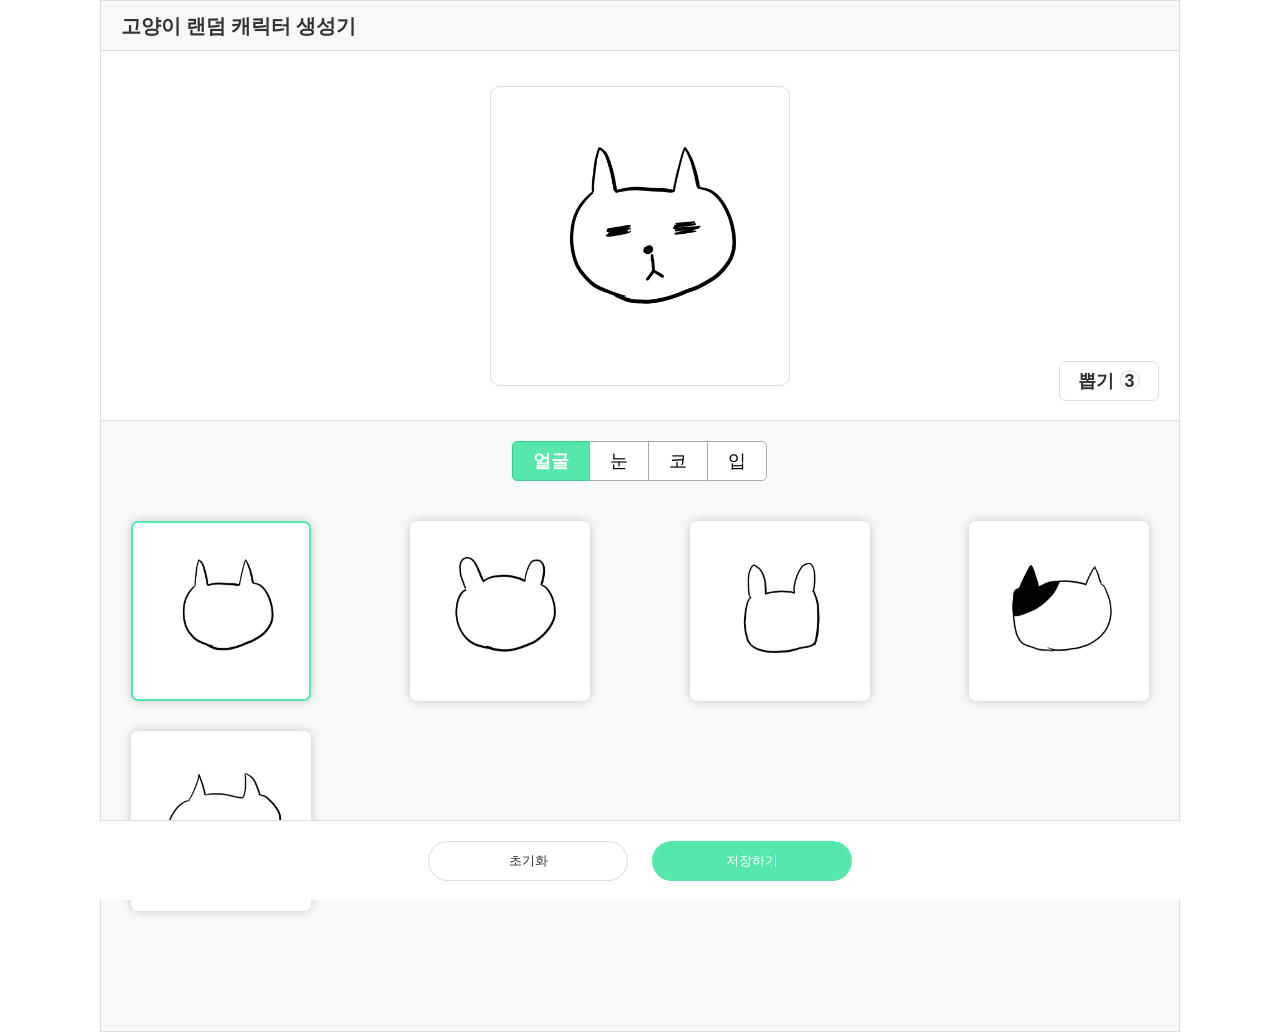
<file: index.html>
<!DOCTYPE html>
<html lang="en">
<head>
	<meta charset="UTF-8">
	<meta name="viewport" content="width=device-width, initial-scale=1.0">
	<title>고양이 아바타 뽑기</title>

	<!-- 피그마 -->
	<!-- 
		https://www.figma.com/design/C6ef8VHdZGd1Git6Kg4s41/kkamnyang?node-id=0-1&p=f&t=H2zlYM6S1J94MN9t-0 
	-->
	<!-- styles -->
	<link rel="stylesheet" href="./css/reset.css" />
	<link rel="stylesheet" href="./css/catroom.css" />

</head>
<body>
	<section class="catroom">
		<header class="catroom_header">
			<h1>고양이 랜덤 캐릭터 생성기</h1>
		</header>

		<div class="catroom_btns">
			<div class="catroom_btns_left">
				<button class="btn info" id="btn_info">!</button>
				<!-- <div>내용</div> -->
			</div>
			<button class="btn buzzer" id="btnBuzzer">뽑기 <span class="count">3</span></button>
		</div>

		<article class="catroom_visual">
			<div class="catroom_visual_area">
				<div class="visual_face" style="background: url('./img/img_face1.png') no-repeat center center / 100% 100%;"></div>
				<div class="visual_eyes" style="background: url('./img/img_eyes1.png') no-repeat center center / 100% 100%;"></div>
				<div class="visual_noise" style="background: url('./img/img_noise1.png') no-repeat center center / 100% 100%;"></div>
				<div class="visual_mouth" style="background: url('./img/img_mouth1.png') no-repeat center center / 100% 100%;"></div>
			</div>
		</article>

		<div class="catroom_content">
			<div class="tabs">
				<div class="tab active" data-tab="1">얼굴</div>
				<div class="tab" data-tab="2">눈</div>
				<div class="tab" data-tab="3">코</div>
				<div class="tab" data-tab="4">입</div>
			</div>
		
			<div class="tab_content active" data-content="1">
				<div class="tab_content_area">
					<button class="box active"><img src="./img/img_face1.png" alt="face1" /></button>
					<button class="box"><img src="./img/img_face2.png" alt="face2" /></button>
					<button class="box"><img src="./img/img_face3.png" alt="face3" /></button>
					<button class="box"><img src="./img/img_face4.png" alt="face4" /></button>
					<button class="box"><img src="./img/img_face5.png" alt="face5" /></button>
				</div>
			</div>
			<div class="tab_content" data-content="2">
				<div class="tab_content_area">
					<button class="box active"><img src="./img/img_eyes1.png" alt="eye1" /></button>
					<button class="box"><img src="./img/img_eyes2.png" alt="eye2" /></button>
					<button class="box"><img src="./img/img_eyes3.png" alt="eye3" /></button>
					<button class="box"><img src="./img/img_eyes4.png" alt="eye4" /></button>
					<button class="box"><img src="./img/img_eyes5.png" alt="eye5" /></button>
				</div>
			</div>
			<div class="tab_content" data-content="3">
				<div class="tab_content_area">
					<button class="box active"><img src="./img/img_noise1.png" alt="noise1" /></button>
					<button class="box"><img src="./img/img_noise2.png" alt="noise2" /></button>
					<button class="box"><img src="./img/img_noise3.png" alt="noise3" /></button>
					<button class="box"><img src="./img/img_noise4.png" alt="noise4" /></button>
					<button class="box"><img src="./img/img_noise5.png" alt="noise5" /></button>
				</div>
			</div>
			<div class="tab_content" data-content="4">
				<div class="tab_content_area">
					<button class="box active"><img src="./img/img_mouth1.png" alt="mouth1" /></button>
					<button class="box"><img src="./img/img_mouth2.png" alt="mouth2" /></button>
					<button class="box"><img src="./img/img_mouth3.png" alt="mouth3" /></button>
					<button class="box"><img src="./img/img_mouth4.png" alt="mouth4" /></button>
					<button class="box"><img src="./img/img_mouth5.png" alt="mouth5" /></button>
				</div>
			</div>
		</div>

		<div class="footer">
			<div class="footer_btns">
				<button class="btn reset" id="btn_reset">초기화</button>
				<button class="btn" id="btn_save" onclick="alert('개발 준비중입니다.')">저장하기</button>
			</div>
		</div>
	</section>

	<!-- 시간초 뽑기 딤 레이어 -->
	<div class="dim_layer " id="dimLayer">
		<div class="dim_layer_content">
			<p>뽑기 시작!</p>
			<p><span class="count">3</span>초</p>
		</div>
	</div>

	<!-- js -->
	<script src="./js/catroom.js"></script>
	<script>
		// const dragItem = document.getElementById("dragMe");
		// let offsetX = 0;
		// let offsetY = 0;
		// let isDragging = false;

		// dragItem.addEventListener("mousedown", (e) => {
		// 	isDragging = true;
		// 	offsetX = e.clientX - dragItem.offsetLeft;
		// 	offsetY = e.clientY - dragItem.offsetTop;
		// 	dragItem.style.cursor = "grabbing";
		// });

		// document.addEventListener("mousemove", (e) => {
		// 	if (!isDragging) return;

		// 	const x = e.clientX - offsetX;
		// 	const y = e.clientY - offsetY;

		// 	dragItem.style.left = `${x}px`;
		// 	dragItem.style.top = `${y}px`;
		// 	});

		// 	document.addEventListener("mouseup", () => {
		// 	isDragging = false;
		// 	dragItem.style.cursor = "grab";
		// 	});

		// 	const container = document.querySelector(".catroom_visual_area");

		// 	document.addEventListener("mousemove", (e) => {
		// 	if (!isDragging) return;

		// 	let x = e.clientX - offsetX;
		// 	let y = e.clientY - offsetY;

		// 	const maxX = container.offsetWidth - dragItem.offsetWidth;
		// 	const maxY = container.offsetHeight - dragItem.offsetHeight;

		// 	x = Math.max(0, Math.min(x, maxX));
		// 	y = Math.max(0, Math.min(y, maxY));

		// 	dragItem.style.left = `${x}px`;
		// 	dragItem.style.top = `${y}px`;
		// });


	</script>
</body>
</html>
</file>
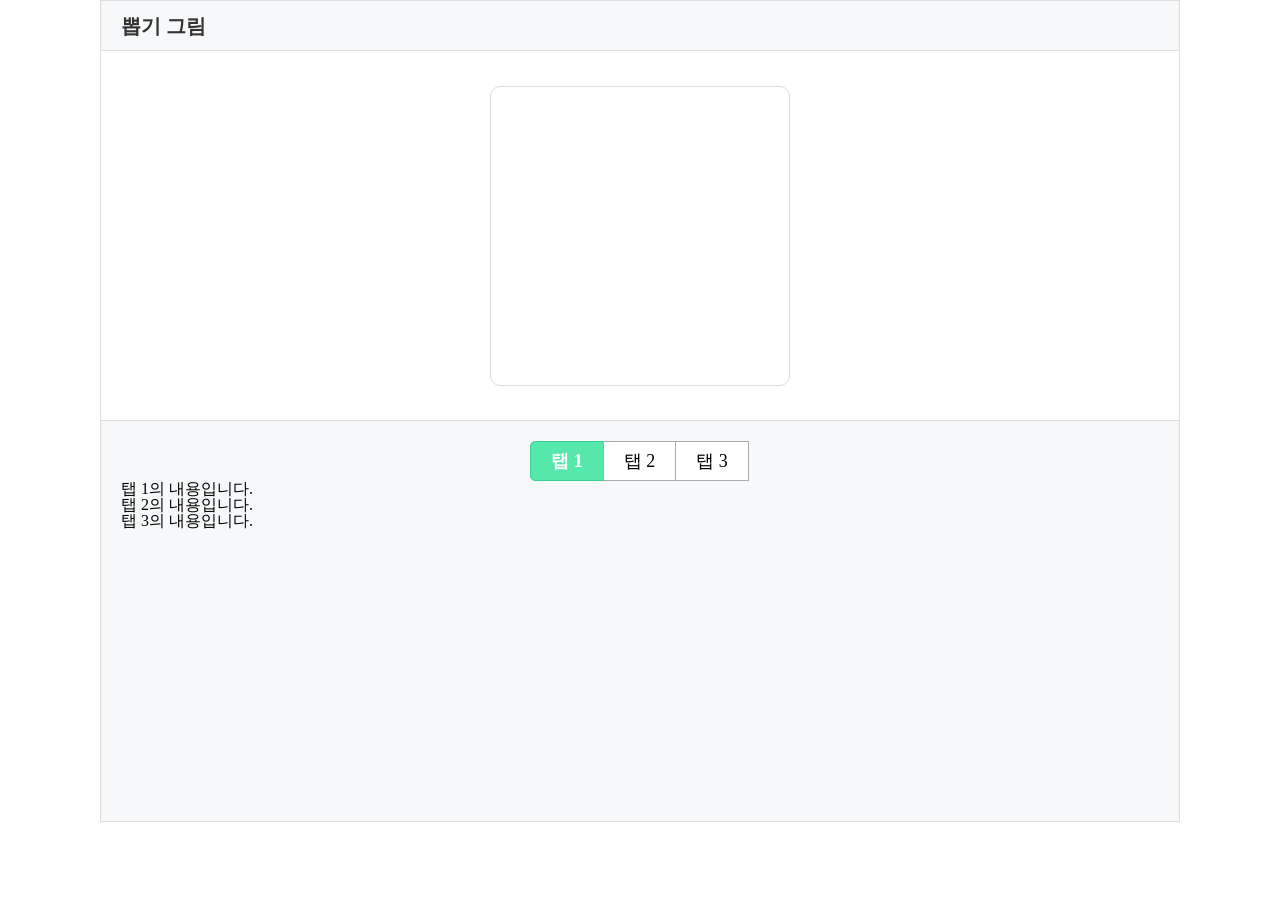
<file: catroom.html>
<!DOCTYPE html>
<html lang="en">
<head>
	<meta charset="UTF-8">
	<meta name="viewport" content="width=device-width, initial-scale=1.0">
	<title>고양이 아바타</title>

	<!-- styles -->
	<link rel="stylesheet" href="./css/reset.css" />
	<link rel="stylesheet" href="./css/catroom.css" />

</head>
<body>
	<section class="catroom">
		<header class="catroom_header">
			<h1>뽑기 그림</h1>
		</header>

		<article class="catroom_visual">
			<div class="catroom_visual_area">
				<div class="visual_face"></div>
				<div class="visual_eyes"></div>
				<div class="visual_noise"></div>
				<div class="visual_mouth"></div>
			</div>
		</article>

		<div class="catroom_content">
			<div class="tabs">
				<div class="tab active" data-tab="1">탭 1</div>
				<div class="tab" data-tab="2">탭 2</div>
				<div class="tab" data-tab="3">탭 3</div>
			</div>
		
			<div class="tab-content active" data-content="1">
				탭 1의 내용입니다.
			</div>
			<div class="tab-content" data-content="2">
				탭 2의 내용입니다.
			</div>
			<div class="tab-content" data-content="3">
				탭 3의 내용입니다.
			</div>
		</div>
	</section>


	<!-- js -->
	<script src="./js/catroom.js"></script>
</body>
</html>
</file>
<file: css/catroom.css>
/* 공통 */
html,body * {box-sizing: border-box;}
.catroom {position: relative;max-width: 1080px;height: 100%;margin: 0 auto;border: 1px solid #ddd;}
img {width: 100%;height: 100%;}
button {background: unset;border: unset;cursor: pointer;}
:root {
	--main-color: #56E8AB;
	--sub-color: #3ECF92;
	/* --text-color: #343A40;
	--background-color: #F8F9FA;
	--border-color: #CED4DA;
	--hover-color: #E9ECEF;
	--active-color: #007BFF; */
}
/* 임시 숨김 */
.catroom_btns_left {
	display: none;
}

/* 헤더 */
.catroom .catroom_header {
	width: 100%;
	height: 50px;
	display: flex;
	align-items: center;
	padding: 0 20px; 
	overflow: hidden;
	background: #F6F8F9;
	border-bottom: 1px solid #ddd;
}
.catroom .catroom_header h1 {
	font-size: 20px;
	font-weight: bold;
	color: #333;
	text-align: center;
	/* background-color: var(--main-color); */
}
/* 고양이 선택 버튼 */
.catroom_btns {
	position: absolute;
	right: 20px;
	top: 360px;
	display: flex;
	align-items: center;
	justify-content: center;
	gap: 10px;
}
.catroom_btns .btn.info {
	min-width: 30px;
	height: 30px;
	background: #fff;
	color: #333;
	border-radius: 50%;
	font-weight: bold;
	color: #666;
	border: 1px solid #ddd;
}
.catroom_btns .btn.buzzer {
	min-width: 100px;
	height: 40px;
	background: #fff;
	color: #333;
	border-radius: 7px;
	font-weight: bold;
	font-size: 18px;
	border: 1px solid #ddd;
}
.catroom_btns .btn.buzzer:hover {
	background: var(--main-color);
	color: #fff;
	border-radius: 7px;
	font-weight: bold;
	font-size: 18px;
	border: none;
}
.catroom_btns .btn.buzzer .count {
	display: inline-block;
	min-width: 20px;
	height: 20px;
	background: #fff;
	color: #333;
	border-radius: 50%;
	color: #333;
	border: 1px solid #ddd;
	font-weight: bold;
}
/* 고양이 아바타 */
.catroom_visual {
	width: 100%;
	min-height: 370px;
	border-bottom: 1px solid #ddd;
	display: flex;
	align-items: center;
	justify-content: center;
}
.catroom_visual_area {
	position: relative;
	overflow: hidden; 
	width: 300px;
	height: 300px;
	border: 1px solid #ddd;
	border-radius: 10px;
}
.catroom_visual_area .visual_face {
	position: absolute;
	top: 50%;
	left: 50%;
	width: 300px;
	height: 300px;
	transform: translate(-50%, -50%);
	cursor: grab;
}
.catroom_visual_area .visual_eyes {
	position: absolute;
	top: 50%;
	left: 50%;
	width: 300px;
	height: 300px;
	transform: translate(-50%, -50%);
	/* cursor: grab; */
}
.catroom_visual_area .visual_noise {
	position: absolute;
	top: 50%;
	left: 50%;
	width: 300px;
	height: 300px;
	transform: translate(-50%, -50%);
	/* cursor: grab; */
}
.catroom_visual_area .visual_mouth {
	position: absolute;
	top: 50%;
	left: 50%;
	width: 300px;
	height: 300px;
	transform: translate(-50%, -50%);
	/* cursor: grab; */
}
/* 탭 */
.catroom_content .tabs {
	display: flex;
	justify-content: center;
	align-items: center;
	cursor: pointer;
}
.catroom_content .tab {
	display: flex;
	justify-content: center;
	align-items: center;
	font-size: 18px;
	padding: 10px 20px;
	border: 1px solid #ABABAB;
	background: #fff;
	margin-left: -1px;
	min-width: 60px;
}
.catroom_content .tab.active {
	background: #56E8AB;
	font-weight: bold;
	border: 1px solid #3ECF92;
	color: #fff;
}
.catroom_content .tab:nth-child(1) {
	border-radius: 5px 0 0 5px;
}
.catroom_content .tab:nth-child(4) {
	border-radius: 0 5px 5px 0;
}
.catroom_content .tab_content {
	min-height: 300px;
	max-height: 500px;
	overflow-y: auto;
	overflow-x: hidden;
	display: none;
	margin-top: 30px;
	margin-bottom: 90px;
}
.catroom_content .tab_content.active {
	display: block;
}
.catroom_content {
	height: 100%;
	min-height: 400px;
	padding: 20px;
	background: #F6F8F9;
}
.catroom_content .tab_content_area{
	display: flex;
	justify-content: space-between;
	flex-wrap: wrap;
	padding: 10px;
	gap: 30px;
}
.catroom_content .tab_content_area .box {
	width: 180px;
	height: 180px;
	display: flex;
	justify-content: center;
	align-items: center;
	background: #fff;
	border-radius: 7px;
	box-shadow: 0 0 10px rgba(0, 0, 0, 0.2);
}
.catroom_content .tab_content_area .box.active {
	border: 2px solid var(--main-color);
}

/* 딤 레이어 */
.dim_layer {
	position: fixed;
	top: 0;
	left: 0;
	width: 100%;
	height: 100%;
	background: rgba(0, 0, 0, 0.8);
	display: none;
	z-index: 9999;
}
.dim_layer.active {
	display: block;
}
.dim_layer .dim_layer_content {
	position: absolute;
	top: 50%;
	left: 50%;
	width: 500px;
	height: 300px;
	transform: translate(-50%, -50%);
	border-radius: 10px;
	display: flex;
	flex-direction: column;
	align-items: center;
	justify-content: center;
	color: #fff;
}
.dim_layer .dim_layer_content p:nth-child(1) {
	font-size: 20px;
	margin-bottom: 20px;
}
.dim_layer .dim_layer_content p:nth-child(2) {
	font-size: 25px;
}
.dim_layer .dim_layer_content p span {
	font-size: 52px;
}

/* 푸터 */
.footer {
	position: fixed;
	bottom: 0;
	left: 50%;
	transform: translate(-50%, 0);
	width: 1080px;
	height: 80px;
	display: flex;
	align-items: center;
	justify-content: center;
	background: #fff;
	border-top: 1px solid #ddd;
}
.footer_btns .btn {
	width: 200px;
	height: 40px;
	margin: 0 10px;
	background: var(--main-color);
	color: #fff;
	border: none;
	border-radius: 30px;
	cursor: pointer;
}
.footer_btns .btn.reset {
	background: #fff;
	border: 1px solid #ddd;
	color: #333;
}

@media only screen and (max-width: 1080px) {
	/* 헤더 */
	.catroom .catroom_header {
		height: 10.630vw;
		padding: 0 1.852vw; 
	}
	.catroom .catroom_header h1 {
		font-size: 3.778vw;
	}
	/* 고양이 선택 버튼 */
	.catroom_btns {
		position: fixed;
		right: 4vw;
		bottom: 4vw;
		top: initial;
		z-index: 10;
	}
	.catroom_btns .btn.info {
		display: none; /* 숨김 (!) 버튼 */
		min-width: 30px;
		height: 30px;
		background: #fff;
		color: #333;
		border-radius: 50%;
		font-weight: bold;
		color: #666;
		border: 1px solid #ddd;
		display: none;
	}
	.catroom_btns .btn.buzzer {
		min-width: initial;
		padding: 2vw 4vw;
		height: auto;
		background: #fff;
		color: #333;
		border-radius: 1.5vw;
		font-size: 5vw;
		border: 1px solid #ddd;
		background: #3ECF92;
		color: #fff;
	}
	.catroom_btns .btn.buzzer .count {
		min-width: 6vw;
		height: 6vw;
	}
	/* 고양이 아바타 */
	.catroom_visual {
		width: 100%;
		min-height: 35vw;
	}
	.catroom_visual_area {
		width: 30vw;
		height: 30vw;
		border-radius: 0.926vw;
	}
	.catroom_visual_area .visual_face {
		width: 30vw;
		height: 30vw;
		cursor: grab;
	}
	.catroom_visual_area .visual_eyes {
		width: 30vw;
		height: 30vw;
	}
	.catroom_visual_area .visual_noise {
		width: 30vw;
		height: 30vw;
	}
	.catroom_visual_area .visual_mouth {
		width: 30vw;
		height: 30vw;
	}
	/* 탭 */
	.catroom_content {
		min-height: 100vw;
		padding: 3vw;
	}
	.catroom_content .tab {
		font-size: 3vw;
		padding: 3vw 4vw;
		min-width: 5.556vw;
	}
	.catroom_content .tab:nth-child(1) {
		border-radius: 0.463vw 0 0 0.463vw;
	}
	.catroom_content .tab:nth-child(4) {
		border-radius: 0 0.463vw 0.463vw 0;
	}
	.catroom_content .tab_content {
		min-height: 27.778vw;
		max-height: 50vw;
		display: none;
		margin-top: 2.778vw;
		margin-bottom: 8.333vw;
	}
	.catroom_content .tab_content_area{
		padding: 3vw;
		gap: unset;
	}
	.catroom_content .tab_content_area .box {
		width: 18.667vw;
		height: 18.667vw;
		border-radius: 0.926vw;
		margin-bottom: 5vw;
	}
	/* 딤 레이어 */
	.dim_layer .dim_layer_content {
		width: auto;
		height: auto;
		border-radius: unset;
	}
	.dim_layer .dim_layer_content p:nth-child(1) {
		font-size: 4.222vw;
		margin-bottom: 4.222vw;
	}
	.dim_layer .dim_layer_content p:nth-child(2) {
		font-size: 4.315vw;
	}
	.dim_layer .dim_layer_content p span {
		font-size: 8.815vw;
	}

	/* 푸터 */
	.footer {
		width: 100%;
		height: 15.407vw;
		display: flex;
		align-items: center;
		justify-content: center;
	}
	.footer_btns .btn {
		width: initial;
		height: auto;
		margin: 0 auto;
		padding: 2vw 4vw;
		background: var(--main-color);
		color: #fff;
		border: none;
		border-radius: 30px;
		cursor: pointer;
	}
	.footer_btns .btn.reset {
		background: #fff;
		border: 1px solid #ddd;
		color: #333;
	}
}
</file>
